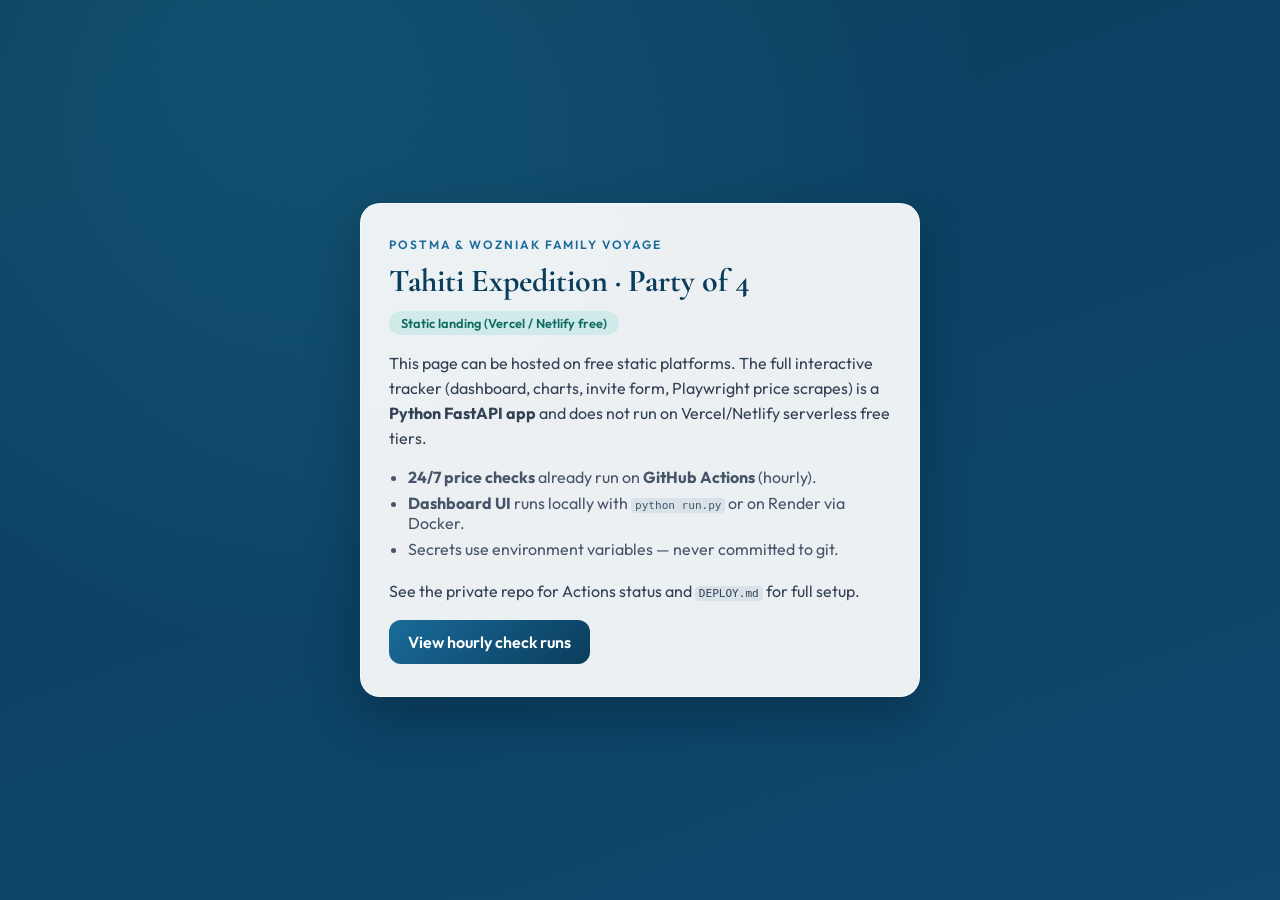
<file: public/index.html>
<!DOCTYPE html>
<html lang="en">
<head>
  <meta charset="UTF-8" />
  <meta name="viewport" content="width=device-width, initial-scale=1" />
  <title>Windstar Tahiti · Family Voyage Tracker</title>
  <link rel="preconnect" href="https://fonts.googleapis.com" />
  <link rel="preconnect" href="https://fonts.gstatic.com" crossorigin />
  <link href="https://fonts.googleapis.com/css2?family=Cormorant+Garamond:wght@600&family=Outfit:wght@400;500;600&display=swap" rel="stylesheet" />
  <style>
    :root {
      --ocean: #0a3d5c;
      --turquoise: #2ec4b6;
      --sand: #f5efe6;
      --text: #1b2b3a;
    }
    * { box-sizing: border-box; }
    body {
      margin: 0;
      min-height: 100vh;
      font-family: Outfit, system-ui, sans-serif;
      color: var(--text);
      background:
        linear-gradient(160deg, rgba(10, 61, 92, 0.88), rgba(15, 76, 117, 0.75)),
        radial-gradient(ellipse at 20% 0%, #48cae4 0%, transparent 50%),
        var(--ocean);
      display: flex;
      align-items: center;
      justify-content: center;
      padding: 2rem 1.25rem;
    }
    .card {
      max-width: 560px;
      width: 100%;
      background: rgba(255, 255, 255, 0.92);
      backdrop-filter: blur(14px);
      border: 1px solid rgba(255, 255, 255, 0.5);
      border-radius: 20px;
      padding: 2rem 1.75rem;
      box-shadow: 0 20px 50px rgba(0, 0, 0, 0.25);
    }
    .eyebrow {
      font-size: 0.75rem;
      letter-spacing: 0.16em;
      text-transform: uppercase;
      color: #1a6b9a;
      font-weight: 600;
      margin: 0 0 0.5rem;
    }
    h1 {
      font-family: "Cormorant Garamond", Georgia, serif;
      font-size: 2rem;
      margin: 0 0 0.75rem;
      color: var(--ocean);
      line-height: 1.15;
    }
    p { margin: 0 0 1rem; line-height: 1.55; color: #334155; }
    .pill {
      display: inline-block;
      background: rgba(46, 196, 182, 0.15);
      color: #0d6b63;
      border-radius: 999px;
      padding: 0.25rem 0.75rem;
      font-size: 0.8rem;
      font-weight: 600;
      margin-bottom: 1rem;
    }
    ul { margin: 0 0 1.25rem; padding-left: 1.2rem; color: #475569; }
    li { margin-bottom: 0.4rem; }
    code {
      font-size: 0.85em;
      background: rgba(10, 61, 92, 0.08);
      padding: 0.1em 0.35em;
      border-radius: 4px;
    }
    a.btn {
      display: inline-flex;
      background: linear-gradient(135deg, #1a6b9a, var(--ocean));
      color: #fff;
      text-decoration: none;
      font-weight: 600;
      padding: 0.75rem 1.2rem;
      border-radius: 12px;
    }
  </style>
</head>
<body>
  <main class="card">
    <p class="eyebrow">Postma &amp; Wozniak Family Voyage</p>
    <h1>Tahiti Expedition · Party of 4</h1>
    <span class="pill">Static landing (Vercel / Netlify free)</span>
    <p>
      This page can be hosted on free static platforms. The full interactive tracker
      (dashboard, charts, invite form, Playwright price scrapes) is a
      <strong>Python FastAPI app</strong> and does not run on Vercel/Netlify serverless free tiers.
    </p>
    <ul>
      <li><strong>24/7 price checks</strong> already run on <strong>GitHub Actions</strong> (hourly).</li>
      <li><strong>Dashboard UI</strong> runs locally with <code>python run.py</code> or on Render via Docker.</li>
      <li>Secrets use environment variables — never committed to git.</li>
    </ul>
    <p>
      See the private repo for Actions status and <code>DEPLOY.md</code> for full setup.
    </p>
    <a class="btn" href="https://github.com/cpos97/windstar-tahiti-price-tracker/actions">View hourly check runs</a>
  </main>
</body>
</html>
</file>
